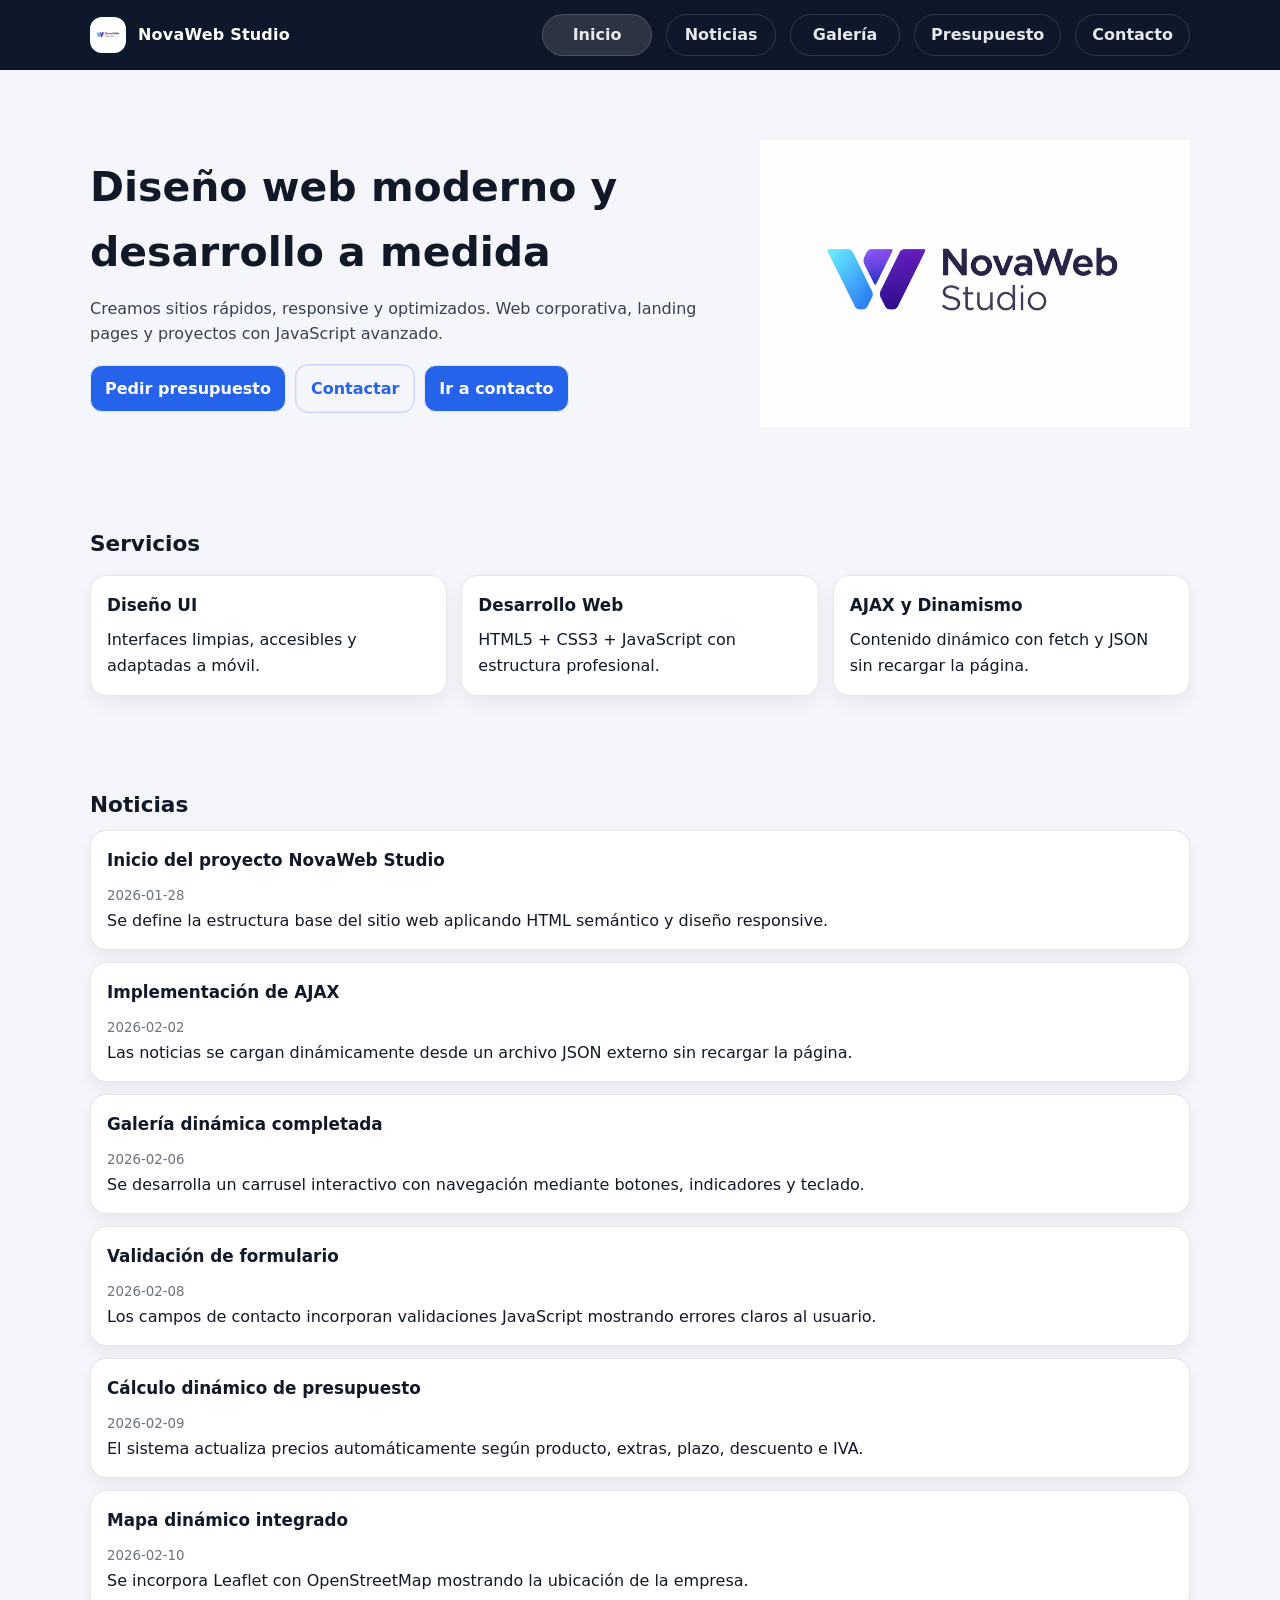
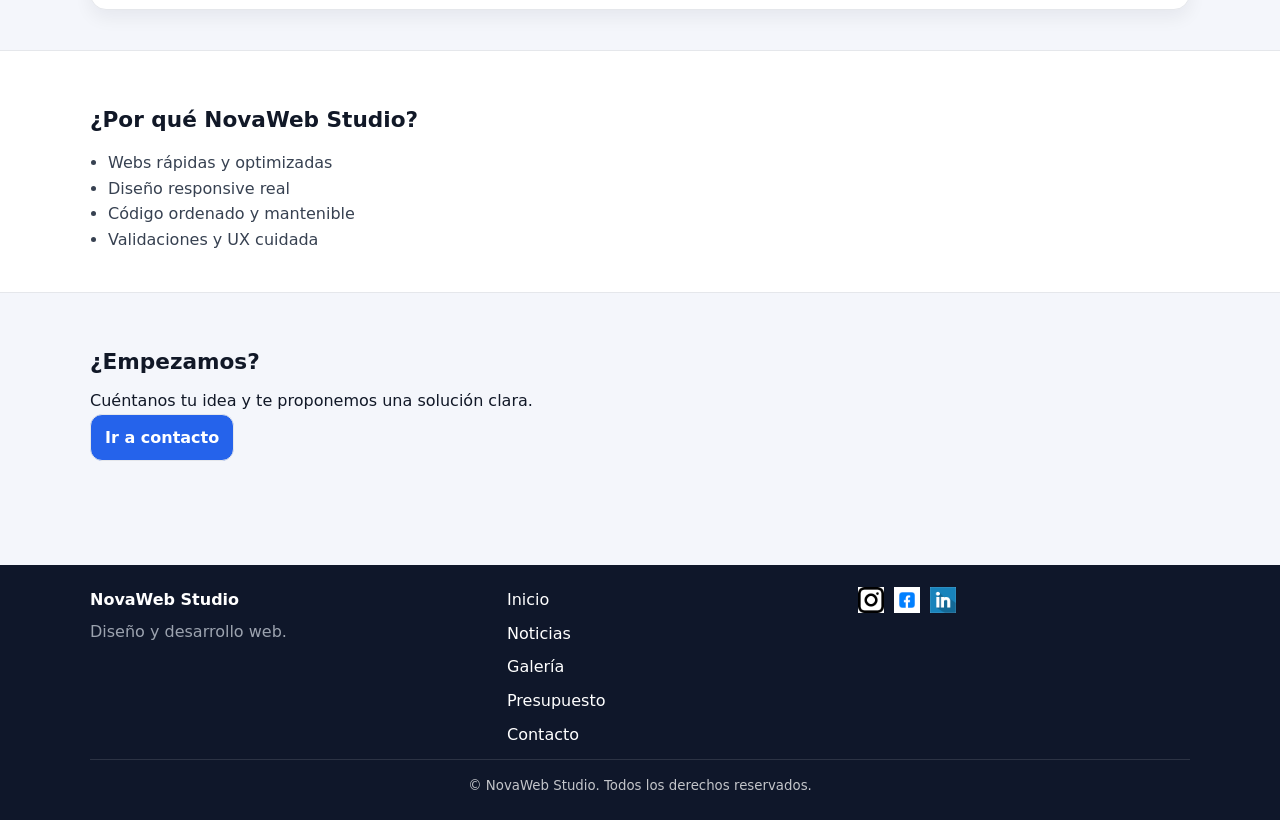
<file: index.html>
<!DOCTYPE html>
<html lang="es">
<head>
  <meta charset="UTF-8">
  <meta name="viewport" content="width=device-width, initial-scale=1.0">
  <title>NovaWeb Studio | Inicio</title>
  <meta name="description" content="NovaWeb Studio: diseño web moderno, desarrollo y soluciones digitales." />
  <link rel="stylesheet" href="assets/css/styles.css" />
</head>

<body>
  <header class="site-header">
    <div class="container header-inner">
      <a class="brand" href="index.html" aria-label="Ir al inicio">
  <img src="assets/img/logo.png" alt="Logo NovaWeb Studio">
  <span class="brand__name">NovaWeb Studio</span>
</a>


      <nav class="nav" aria-label="Navegación principal">
        <ul class="nav__list">
          <li><a class="nav__link is-active" href="index.html">Inicio</a></li>
          <li><a class="nav__link" href="views/noticias.html">Noticias</a></li>
          <li><a class="nav__link" href="views/galeria.html">Galería</a></li>
          <li><a class="nav__link" href="views/presupuesto.html">Presupuesto</a></li>
          <li><a class="nav__link" href="views/contacto.html">Contacto</a></li>
        </ul>
      </nav>

      <button class="nav-toggle" type="button" aria-label="Abrir menú" aria-expanded="false">
        ☰
      </button>
    </div>
  </header>

  <main>
    <section class="hero">
      <div class="container hero-inner">
        <div class="hero-text">
          <h1>Diseño web moderno y desarrollo a medida</h1>
          <p>
            Creamos sitios rápidos, responsive y optimizados. Web corporativa, landing pages y proyectos con JavaScript avanzado.
          </p>
          <div class="hero-actions">
            <a class="btn" href="views/presupuesto.html">Pedir presupuesto</a>
            <a class="btn btn--ghost" href="views/contacto.html">Contactar</a>
            <a class="btn" href="views/contacto.html">Ir a contacto</a>
          </div>
        </div>

        <div class="hero-media" aria-hidden="true">
          <img src="assets/img/logo.png" alt="" />
        </div>
      </div>
    </section>

    <section class="section">
      <div class="container">
        <h2>Servicios</h2>

        <div class="grid-cards">
          <article class="card">
            <h3>Diseño UI</h3>
            <p>Interfaces limpias, accesibles y adaptadas a móvil.</p>
          </article>

          <article class="card">
            <h3>Desarrollo Web</h3>
            <p>HTML5 + CSS3 + JavaScript con estructura profesional.</p>
          </article>

          <article class="card">
            <h3>AJAX y Dinamismo</h3>
            <p>Contenido dinámico con fetch y JSON sin recargar la página.</p>
          </article>
        </div>
      </div>
    </section>

    <!-- NOTICIAS DINÁMICAS (obligatorio del PDF) -->
    <section class="section" id="noticias">
      <div class="container">
        <h2>Noticias</h2>
        <p id="newsStatus" class="status">—</p>
        <div id="newsList" class="news"></div>
      </div>
    </section>

    <section class="section section--alt">
      <div class="container">
        <h2>¿Por qué NovaWeb Studio?</h2>
        <ul class="bullets">
          <li>Webs rápidas y optimizadas</li>
          <li>Diseño responsive real</li>
          <li>Código ordenado y mantenible</li>
          <li>Validaciones y UX cuidada</li>
        </ul>
      </div>
    </section>

    <section class="section">
      <div class="container cta">
        <h2>¿Empezamos?</h2>
        <p>Cuéntanos tu idea y te proponemos una solución clara.</p>
        <a class="btn" href="views/contacto.html">Ir a contacto</a>
      </div>
    </section>
  </main>

  <footer class="site-footer">
    <div class="container footer-inner">
      <div>
        <strong>NovaWeb Studio</strong>
        <p class="muted">Diseño y desarrollo web.</p>
      </div>

      <div class="footer-links">
        <a href="index.html">Inicio</a>
        <a href="views/noticias.html">Noticias</a>
        <a href="views/galeria.html">Galería</a>
        <a href="views/presupuesto.html">Presupuesto</a>
        <a href="views/contacto.html">Contacto</a>
      </div>

      <div class="footer-social">
        <a href="#" aria-label="Instagram"><img src="assets/img/instagram.png" alt="" /></a>
        <a href="#" aria-label="Facebook"><img src="assets/img/facebook.png" alt="" /></a>
        <a href="#" aria-label="LinkedIn"><img src="assets/img/linkedin.png" alt="" /></a>
      </div>
    </div>

    <div class="container footer-bottom">
      <small>© <span id="year"></span> NovaWeb Studio. Todos los derechos reservados.</small>
    </div>
  </footer>

  <script src="assets/js/main.js" defer></script>
</body>
</html>
</file>
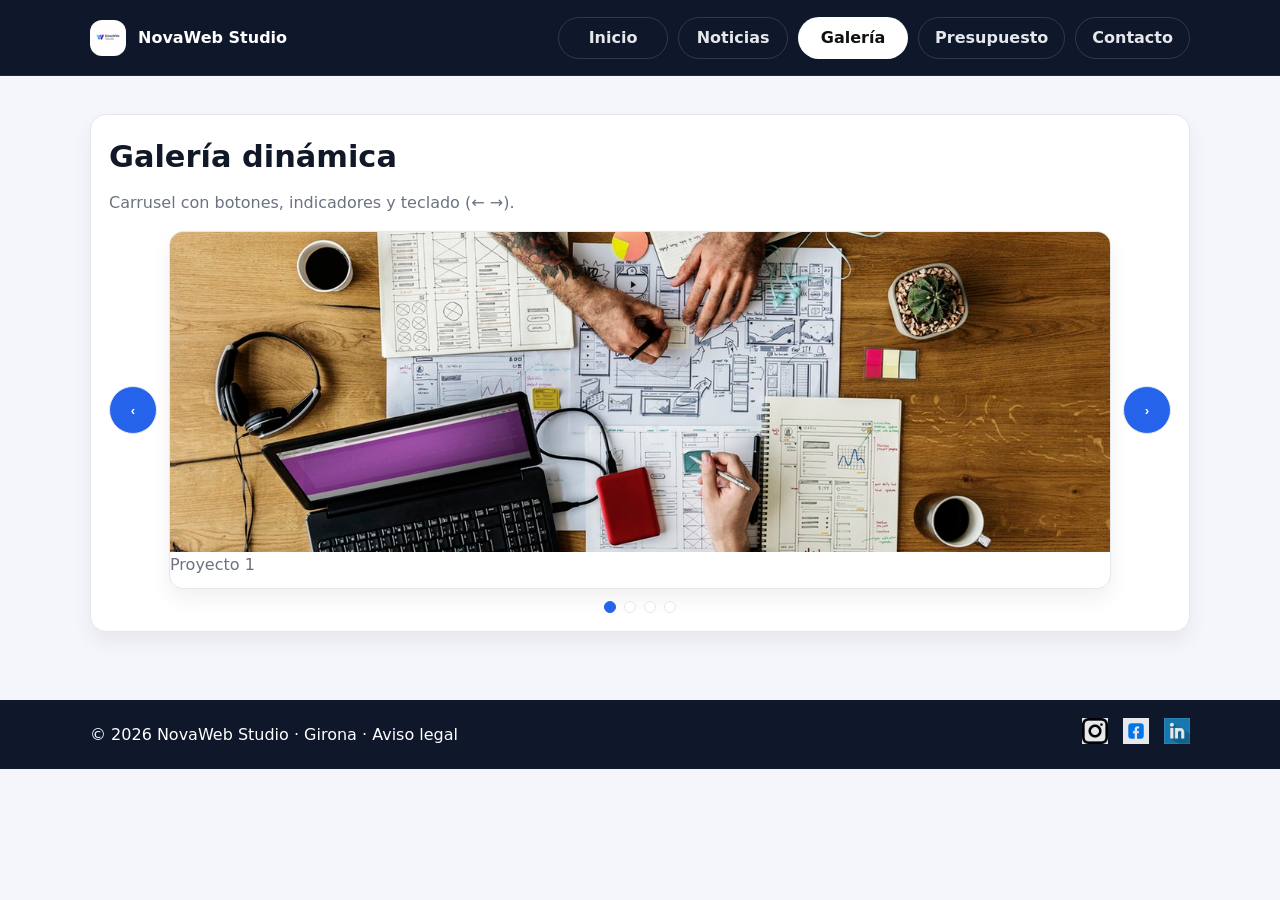
<file: views/galeria.html>
<!DOCTYPE html>
<html lang="es">
<head>
  <meta charset="UTF-8" />
  <meta name="viewport" content="width=device-width, initial-scale=1" />
  <title>NovaWeb Studio | Galería</title>

  <link rel="stylesheet" href="../assets/css/styles.css" />
  <script defer src="../assets/js/main.js"></script>
</head>

<body>

<header class="topbar">
  <div class="container navbar">
    <a class="brand" href="../index.html" aria-label="Ir al inicio">
      <img src="../assets/img/logo.png" alt="Logo NovaWeb Studio">
      <span>NovaWeb Studio</span>
    </a>

    <nav class="nav" aria-label="Navegación principal">
      <a href="../index.html">Inicio</a>
      <a href="noticias.html">Noticias</a>
      <a class="active" href="galeria.html">Galería</a>
      <a href="presupuesto.html">Presupuesto</a>
      <a href="contacto.html">Contacto</a>
    </nav>
  </div>
</header>

<main class="container">

  <section class="panel">
    <h1>Galería dinámica</h1>
    <p class="small">Carrusel con botones, indicadores y teclado (← →).</p>
      <div class="carousel">
  
  <button class="btn btn-prev" type="button" aria-label="Anterior">‹</button>

  <figure class="carousel-frame">
    <img id="carouselImg" src="../assets/img/galeria1.jpg" alt="Imagen 1 de la galería">
    <figcaption id="carouselCaption" class="small">Proyecto 1</figcaption>
  </figure>

  <button class="btn btn-next" type="button" aria-label="Siguiente">›</button>

</div>

<div class="dots" id="carouselDots"></div>

  </section>

</main>

<footer class="footer">
  <div class="container footer-row">
    <p>© 2026 NovaWeb Studio · Girona · <a href="#">Aviso legal</a></p>

    <p class="social">
      <a href="#" aria-label="Instagram"><img src="../assets/img/instagram.png" alt=""></a>
      <a href="#" aria-label="Facebook"><img src="../assets/img/facebook.png" alt=""></a>
      <a href="#" aria-label="LinkedIn"><img src="../assets/img/linkedin.png" alt=""></a>
    </p>
  </div>
</footer>
<script>
  document.addEventListener("DOMContentLoaded", () => {
    const prev = document.querySelector(".btn-prev");
    const next = document.querySelector(".btn-next");
    console.log("Test botones:", { prev: !!prev, next: !!next });

    prev?.addEventListener("click", () => console.log("CLICK prev ✅"));
    next?.addEventListener("click", () => console.log("CLICK next ✅"));
  });
</script>


</body>
</html>
</file>
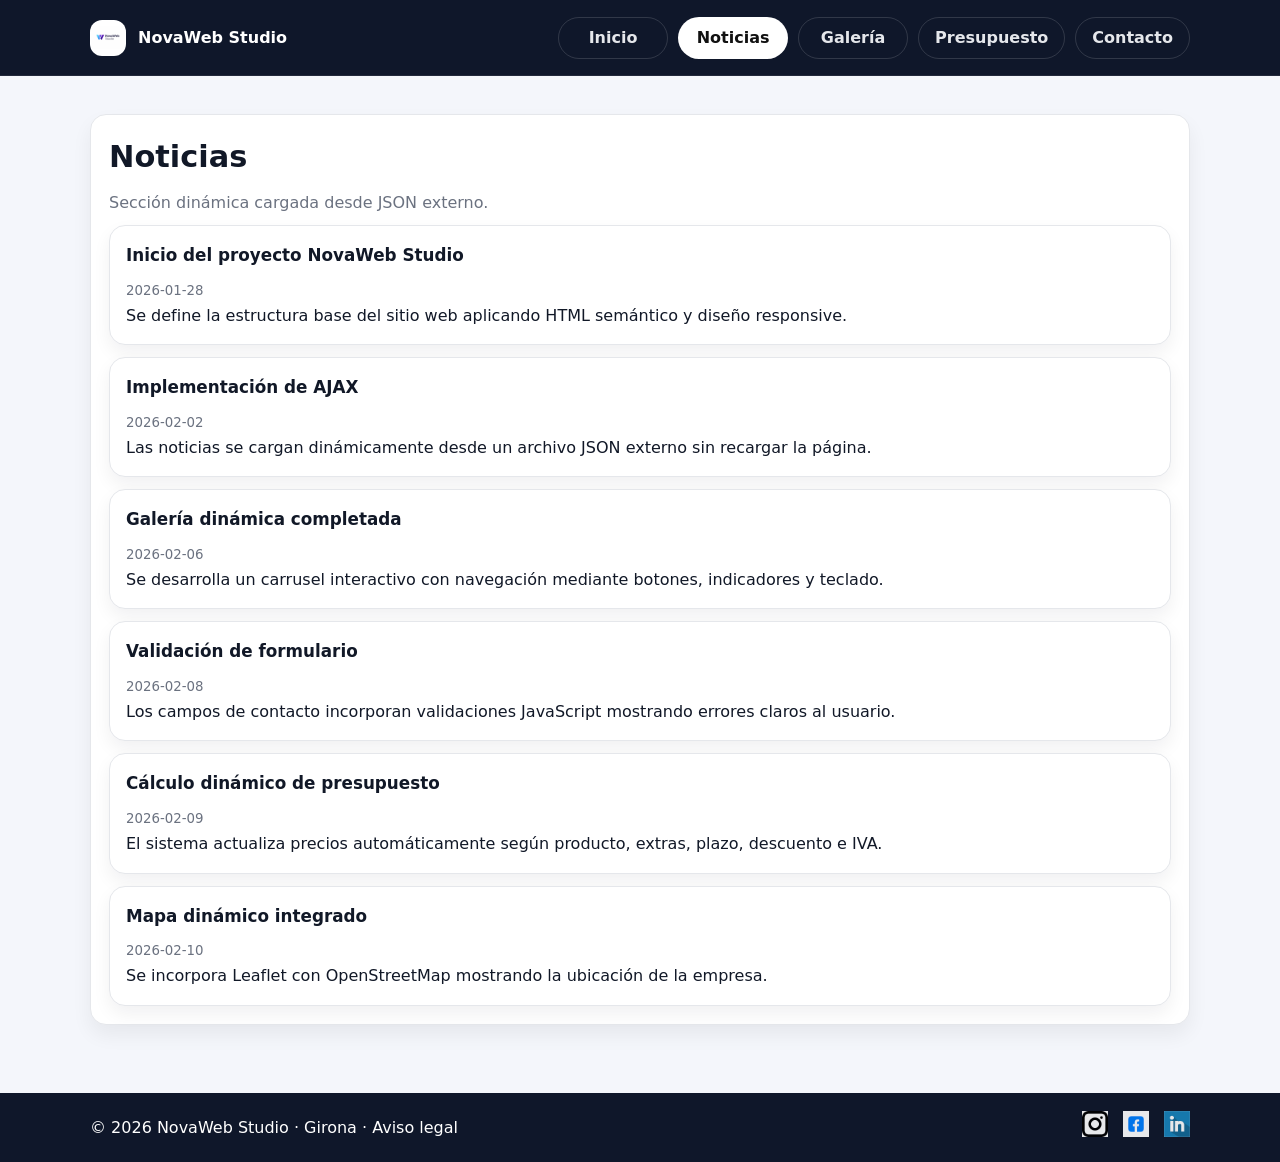
<file: views/noticias.html>
<!DOCTYPE html>
<html lang="es">
<head>
  <meta charset="UTF-8" />
  <meta name="viewport" content="width=device-width, initial-scale=1" />
  <title>NovaWeb Studio | Noticias</title>
  <meta name="description" content="Noticias y novedades de NovaWeb Studio cargadas dinámicamente." />

  <link rel="stylesheet" href="../assets/css/styles.css" />
  <script defer src="../assets/js/main.js"></script>
</head>

<body>

<header class="topbar">
  <div class="container navbar">
    <a class="brand" href="../index.html" aria-label="Ir al inicio">
      <img src="../assets/img/logo.png" alt="Logo NovaWeb Studio">
      <span>NovaWeb Studio</span>
    </a>

    <nav class="nav" aria-label="Navegación principal">
      <a href="../index.html">Inicio</a>
      <a class="active" href="noticias.html">Noticias</a>
      <a href="galeria.html">Galería</a>
      <a href="presupuesto.html">Presupuesto</a>
      <a href="contacto.html">Contacto</a>
    </nav>
  </div>
</header>

<main class="container">
  <section class="panel">
    <h1>Noticias</h1>
    <p class="small">Sección dinámica cargada desde JSON externo.</p>

    <p id="newsStatus" class="status">—</p>
    <div id="newsList" class="news"></div>
  </section>
</main>

<footer class="footer">
  <div class="container footer-row">
    <p>© 2026 NovaWeb Studio · Girona · <a href="#">Aviso legal</a></p>

    <p class="social">
      <a href="#" aria-label="Instagram"><img src="../assets/img/instagram.png" alt=""></a>
      <a href="#" aria-label="Facebook"><img src="../assets/img/facebook.png" alt=""></a>
      <a href="#" aria-label="LinkedIn"><img src="../assets/img/linkedin.png" alt=""></a>
    </p>
  </div>
</footer>

</body>
</html>
</file>
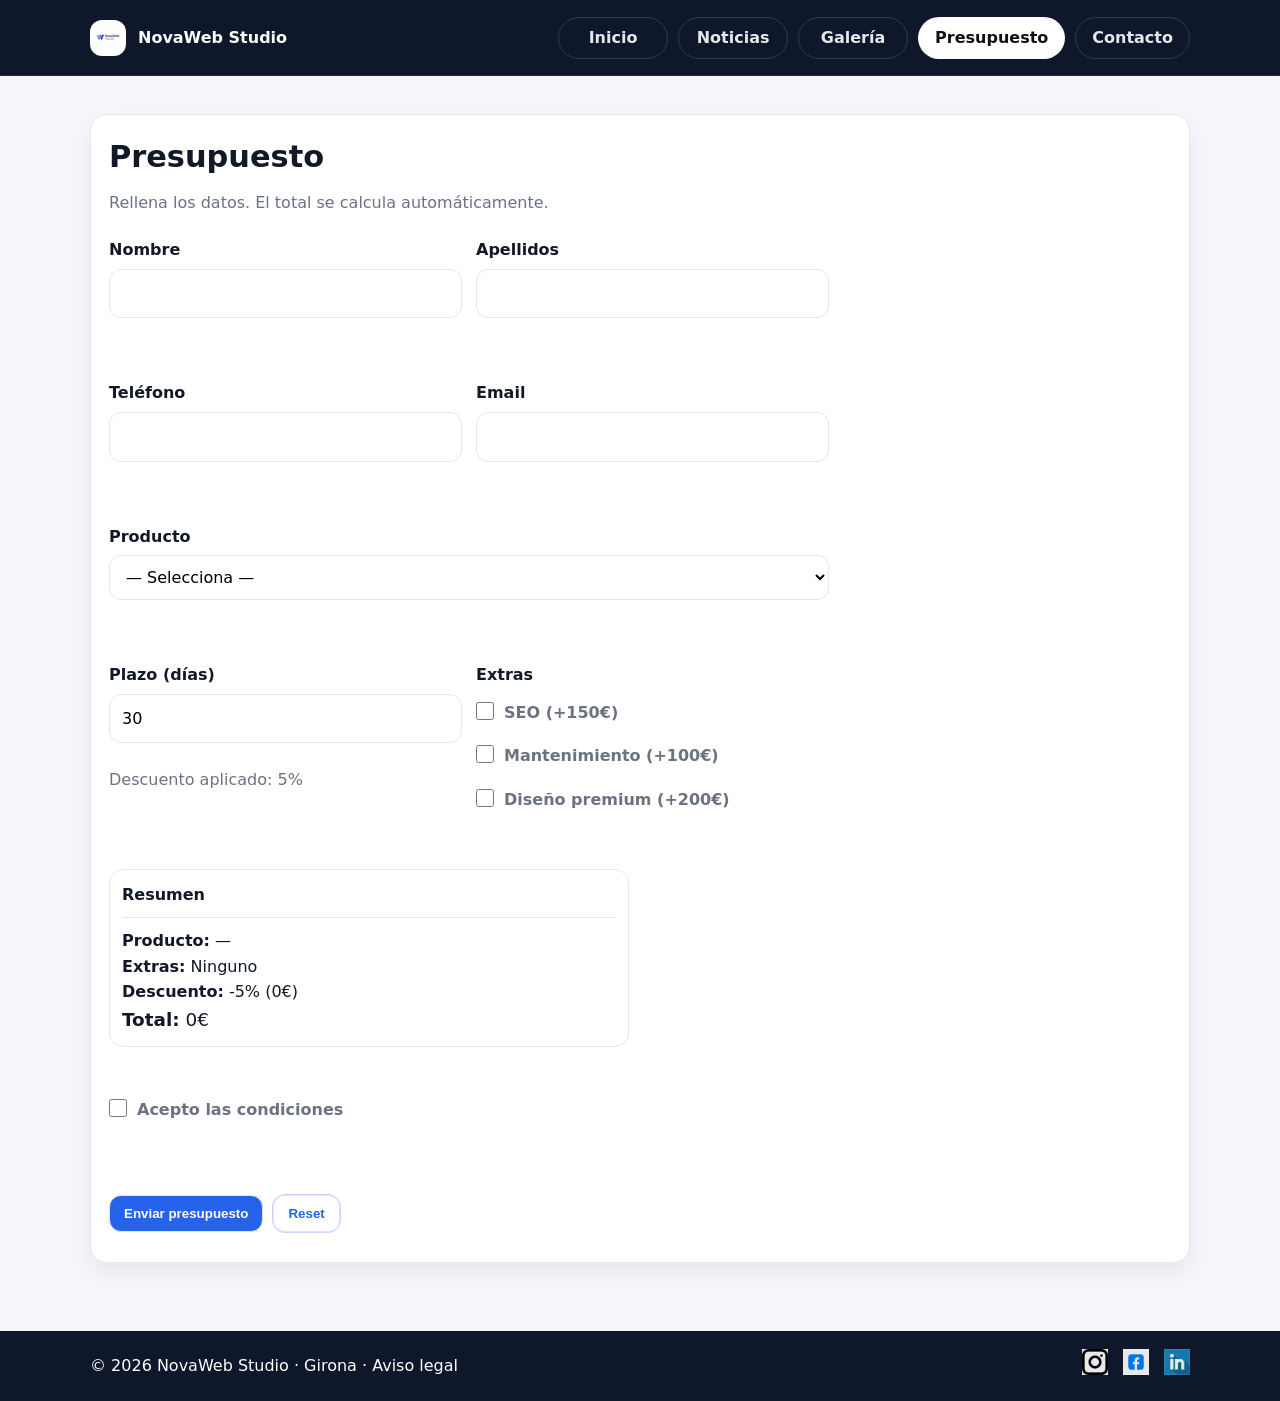
<file: views/presupuesto.html>
<!DOCTYPE html>
<html lang="es">
<head>
  <meta charset="UTF-8">
  <meta name="viewport" content="width=device-width, initial-scale=1">
  <title>NovaWeb Studio | Presupuesto</title>

  <link rel="stylesheet" href="../assets/css/styles.css">
  <script defer src="../assets/js/main.js"></script>
</head>

<body>

<header class="topbar">
  <div class="container navbar">
    <a class="brand" href="../index.html" aria-label="Ir al inicio">
      <img src="../assets/img/logo.png" alt="Logo NovaWeb Studio">
      <span>NovaWeb Studio</span>
    </a>

    <nav class="nav" aria-label="Navegación principal">
      <a href="../index.html">Inicio</a>
      <a href="noticias.html">Noticias</a>
      <a href="galeria.html">Galería</a>
      <a class="active" href="presupuesto.html">Presupuesto</a>
      <a href="contacto.html">Contacto</a>
    </nav>
  </div>
</header>

<main class="container">
  <section class="panel">
    <h1>Presupuesto</h1>
    <p class="small">Rellena los datos. El total se calcula automáticamente.</p>

    <form id="formPresupuesto" class="form" novalidate>

      <!-- CONTACTO -->
      <div class="field">
        <label for="nombre">Nombre</label>
        <input id="nombre" name="nombre" type="text" autocomplete="given-name">
        <small id="errNombre" class="error"></small>
      </div>

      <div class="field">
        <label for="apellidos">Apellidos</label>
        <input id="apellidos" name="apellidos" type="text" autocomplete="family-name">
        <small id="errApellidos" class="error"></small>
      </div>

      <div class="field">
        <label for="telefono">Teléfono</label>
        <input id="telefono" name="telefono" type="tel" inputmode="numeric" autocomplete="tel">
        <small id="errTelefono" class="error"></small>
      </div>

      <div class="field">
        <label for="email">Email</label>
        <input id="email" name="email" type="email" autocomplete="email">
        <small id="errEmail" class="error"></small>
      </div>

      <!-- PRESUPUESTO -->
      <div class="field full">
        <label for="producto">Producto</label>
        <select id="producto" name="producto">
          <option value="">— Selecciona —</option>
          <option value="web-corporativa">Web corporativa (500€)</option>
          <option value="landing">Landing (350€)</option>
          <option value="ecommerce">E-commerce (900€)</option>
        </select>
        <small id="errProducto" class="error"></small>
      </div>

      <div class="field">
        <label for="plazo">Plazo (días)</label>
        <input id="plazo" name="plazo" type="number" min="1" step="1" value="30">
        <small id="errPlazo" class="error"></small>
        <p id="infoDescuento" class="small">Descuento: —</p>
      </div>

      <div class="field">
        <label>Extras</label>

        <div class="checkline">
          <input id="extraSeo" type="checkbox">
          <label for="extraSeo">SEO (+150€)</label>
        </div>

        <div class="checkline">
          <input id="extraMantenimiento" type="checkbox">
          <label for="extraMantenimiento">Mantenimiento (+100€)</label>
        </div>

        <div class="checkline">
          <input id="extraDiseno" type="checkbox">
          <label for="extraDiseno">Diseño premium (+200€)</label>
        </div>
      </div>

      <!-- RESUMEN -->
      <div class="field full">
        <div class="result" aria-live="polite">
          <strong>Resumen</strong>
          <hr>
          <p><strong>Producto:</strong> <span id="resProducto">—</span></p>
          <p><strong>Extras:</strong> <span id="resExtras">—</span></p>
          <p><strong>Descuento:</strong> <span id="resDescuento">—</span></p>
          <p class="total"><strong>Total:</strong> <span id="resTotal">0€</span></p>
        </div>
      </div>

      <!-- CONDICIONES -->
      <div class="field full">
        <div class="checkline">
          <input id="condiciones" type="checkbox">
          <label for="condiciones">Acepto las condiciones</label>
        </div>
        <small id="errCondiciones" class="error"></small>
      </div>

      <!-- BOTONES (ENVIAR / RESET) -->
      <div class="field full actions">
        <button class="btn" type="submit">Enviar presupuesto</button>
        <button class="btn btn--ghost" type="reset">Reset</button>
        <span id="msgPresupuesto" class="small" aria-live="polite"></span>
      </div>

    </form>
  </section>
</main>

<footer class="footer">
  <div class="container footer-row">
    <p>© 2026 NovaWeb Studio · Girona · <a href="#">Aviso legal</a></p>

    <p class="social">
      <a href="#" aria-label="Instagram"><img src="../assets/img/instagram.png" alt=""></a>
      <a href="#" aria-label="Facebook"><img src="../assets/img/facebook.png" alt=""></a>
      <a href="#" aria-label="LinkedIn"><img src="../assets/img/linkedin.png" alt=""></a>
    </p>
  </div>
</footer>

</body>
</html>
</file>
<file: assets/css/styles.css>
/* =========================
   ESTILOS - TRABAJO JS AVANZADO
   Diseño consistente + navegación correcta + footer completo
========================= */

* { box-sizing: border-box; margin: 0; padding: 0; }
img { max-width: 100%; display: block; }

:root{
  --bg:#f4f6fb;
  --text:#111827;
  --muted:#6b7280;
  --dark:#0f172a;
  --light:#ffffff;
  --border:#e5e7eb;
  --brand:#2563eb;
  --danger:#b00020;
  --radius:16px;
}

body{
  font-family: system-ui, -apple-system, Segoe UI, Roboto, Arial, sans-serif;
  background: var(--bg);
  color: var(--text);
  line-height: 1.6;
}

/* =========================
   BASE
========================= */
a{ color: inherit; text-decoration: none; }

.container{
  width: min(1200px, 92%);
  margin: 0 auto;
}

main{ padding: 22px 0 34px; }

.section{
  padding: 4rem 1.5rem;
}

.panel{
  background: var(--light);
  border: 1px solid var(--border);
  border-radius: var(--radius);
  padding: 18px;
  margin: 16px 0;
  box-shadow: 0 10px 20px rgba(0,0,0,.06);
}

h1{ font-size: 1.9rem; margin-bottom: 8px; }
h2{ font-size: 1.35rem; margin: 12px 0 8px; }
h3{ font-size: 1.05rem; margin-bottom: 6px; }

.small{ color: var(--muted); margin-bottom: 10px; }
.status{ color: var(--muted); margin: 8px 0; }

.grid-3{
  display:grid;
  grid-template-columns: repeat(3, 1fr);
  gap: 14px;
}

.card{
  border: 1px solid var(--border);
  border-radius: 14px;
  padding: 14px;
  background: var(--light);
}

.card small{ color: var(--muted); }

/* =========================
   HEADER / NAV (TU SISTEMA REAL)
========================= */
.topbar{
  position: sticky;
  top: 0;
  z-index: 999;
  background: var(--dark);
  border-bottom: 1px solid rgba(255,255,255,.08);

  /* estabilidad visual */
  min-height: 76px;
  display: flex;
  align-items: center;
}

.navbar{
  display:flex;
  align-items:center;
  justify-content:space-between;
  gap: 16px;
  padding: 14px 0;
  width: 100%;
}

.brand{
  display:flex;
  align-items:center;
  gap: 12px;
  text-decoration:none;
  color: var(--light);
  font-weight: 800;
}

.brand img{
  width: 36px;
  height: 36px;
  border-radius: 12px;
  object-fit: contain;
  flex: 0 0 36px;
  border: 1px solid rgba(255,255,255,.15);
  background: #fff;
}

.nav{
  display:flex;
  align-items:center;
  gap: 10px;
  margin-left: auto;
  flex-wrap: nowrap;
  white-space: nowrap;
}

.nav a{
  display: inline-flex;
  align-items: center;
  justify-content: center;
  min-width: 110px;
  height: 42px;
  padding: 0 16px;
  border-radius: 999px;
  border: 1px solid rgba(255,255,255,.14); /* reservado siempre */
  text-decoration:none;
  color: #e5e7eb;
  font-weight: 700;
  box-sizing: border-box;
}

.nav a:hover{ border-color: rgba(37,99,235,.7); }

.nav a.active{
  background: #fff;
  color: #111;
  border-color: transparent; /* no engorda */
  box-shadow: 0 0 0 2px rgba(255,255,255,.25) inset;
}

/* Responsive header */
@media (max-width: 900px){
  .navbar{ flex-direction: column; align-items:flex-start; }
  .grid-3{ grid-template-columns: 1fr; }
}

/* =========================
   NOTICIAS
========================= */
.news{
  display:grid;
  gap: 12px;
}

/* =========================
   GALERÍA GRID (CUADRADA Y ALINEADA)
========================= */
#galeria .galeria-grid{
  display: grid;
  grid-template-columns: repeat(auto-fill, minmax(250px, 1fr));
  gap: 1.5rem;
}
#galeria .galeria-grid img{
  width: 100%;
  aspect-ratio: 4 / 3;
  object-fit: cover;
  border-radius: var(--radius);
}

/* =========================
   CARRUSEL (UNA SOLA VERSIÓN - CORRECTA)
========================= */
.panel.container { overflow: hidden; }

.panel.container .carousel{
  width: 100%;
  display: grid;
  grid-template-columns: 48px 1fr 48px;
  align-items: center;
  gap: 12px;
  margin-top: 14px;
}

.carousel-figure{
  margin: 0;
  width: 100%;
  border: 1px solid var(--border);
  border-radius: 14px;
  overflow: hidden;
  background: var(--light);
  box-shadow: 0 10px 20px rgba(0,0,0,.06);
}

#carouselImg{
  width: 100%;
  height: 320px;
  object-fit: cover;
  display: block;
}

.carousel-btn{
  width: 48px;
  height: 48px;
  border-radius: 999px;
  border: 1px solid var(--border);
  background: #fff;
  cursor: pointer;
  font-weight: 800;
  display: grid;
  place-items: center;
}

.carousel-btn:hover{ border-color: rgba(37,99,235,.5); }

#carouselDots{
  display:flex;
  gap: 8px;
  justify-content:center;
  margin-top: 12px;
}

#carouselDots .dot{
  width: 12px;
  height: 12px;
  border-radius: 999px;
  border: 1px solid var(--border);
  background: #fff;
  cursor: pointer;
}

#carouselDots .dot.active{
  background: var(--brand);
  border-color: var(--brand);
}

@media (max-width: 900px){
  #carouselImg{ height: 260px; }
  .panel.container .carousel{ grid-template-columns: 44px 1fr 44px; }
  .carousel-btn{ width: 44px; height: 44px; }
}

/* Botones genéricos */
.btn{
  padding: 10px 14px;
  border-radius: 12px;
  border: 1px solid var(--border);
  background: #fff;
  cursor:pointer;
  font-weight: 800;
}
.btn:hover{ border-color: rgba(37,99,235,.5); }

/* =========================
   PRESUPUESTO (TU SISTEMA: .form / .field)
========================= */
.form{
  max-width: 720px;
}

/* opcional: 2 columnas en escritorio */
@media (min-width: 900px){
  .form{
    display:grid;
    grid-template-columns: 1fr 1fr;
    gap: 14px;
  }
  .form .field.full{ grid-column: 1 / -1; }
  .form .actions{ grid-column: 1 / -1; }
}

.field{ margin: 12px 0; }

label{ display:block; font-weight: 800; margin-bottom: 6px; }

input, textarea, select{
  width: 100%;
  padding: 11px 12px;
  border-radius: 12px;
  border: 1px solid var(--border);
  background: #fff;
  font: inherit;
}

textarea{ min-height: 120px; resize: vertical; }

input:focus, textarea:focus, select:focus{
  border-color: rgba(37,99,235,.45);
  box-shadow: 0 0 0 3px rgba(37,99,235,.15);
  outline: none;
}

.checkline{
  display:flex;
  gap: 10px;
  align-items:flex-start;
  margin: 12px 0;
  color: var(--muted);
}

.checkline input{
  width: 18px;
  height: 18px;
  margin-top: 2px;
}

.error{
  color: var(--danger);
  display:block;
  min-height: 18px;
  margin-top: 6px;
  font-size: .95rem;
}

.result{
  border: 1px solid var(--border);
  border-radius: 14px;
  padding: 12px;
  background: #fff;
  max-width: 520px;
}

.result hr{
  border:none;
  border-top: 1px solid var(--border);
  margin: 10px 0;
}

.total{ font-size: 1.15rem; }

.actions{
  display:flex;
  gap: 10px;
  flex-wrap: wrap;
  margin-top: 10px;
}

/* Inputs marcados inválidos desde JS */
[aria-invalid="true"]{
  border-color: var(--danger) !important;
  box-shadow: 0 0 0 3px rgba(176,0,32,.15);
}

/* =========================
   CONTACTO (Mapa)
========================= */
.contact-grid{
  display:grid;
  grid-template-columns: 1.2fr .8fr;
  gap: 14px;
  align-items:start;
}

@media (max-width: 900px){
  .contact-grid{ grid-template-columns: 1fr; }
}

.contact-box{
  border: 1px solid var(--border);
  border-radius: 14px;
  padding: 14px;
  background: #fff;
}

.map-wrap{
  border: 1px solid var(--border);
  border-radius: 14px;
  overflow:hidden;
  background:#fff;
}

#map{
  width: 100%;
  height: 360px;
}

/* por si usas iframe en vez de mapa JS */
.map-wrap iframe{
  width: 100%;
  height: 360px;
  display: block;
}

/* =========================
   FOOTER (TU SISTEMA)
========================= */
.footer{
  background: var(--dark);
  color: var(--light);
  padding: 18px 0;
  margin-top: 18px;
}

.footer-row{
  display:flex;
  gap: 14px;
  align-items:center;
  justify-content:space-between;
  flex-wrap: wrap;
}

.footer a{ color: var(--light); }

.social a{
  margin-left: 10px;
  text-decoration:none;
  opacity: .9;
}
.social a:hover{ opacity: 1; text-decoration: underline; }

/* =========================
   EXTRAS (si los usas en tu HTML)
========================= */
.steps-grid{
  display:grid;
  grid-template-columns:repeat(auto-fit,minmax(220px,1fr));
  gap:14px;
  margin-top:12px;
}
.step{
  border:1px solid #e5e7eb;
  border-radius:14px;
  padding:14px;
  background:#fff;
  display:flex;
  gap:12px;
  align-items:flex-start;
}
.step-n{
  width:34px;
  height:34px;
  border-radius:10px;
  display:flex;
  align-items:center;
  justify-content:center;
  font-weight:700;
  background:#111827;
  color:#fff;
  flex:0 0 auto;
}
.step p{ margin:0; }

/* Accesibilidad: foco visible con teclado */
:focus-visible{
  outline: 3px solid rgba(37,99,235,.55);
  outline-offset: 3px;
  border-radius: 10px;
}
/* === Salvavidas Index === */
body { margin:0; font-family: system-ui, -apple-system, Segoe UI, Roboto, Arial; background:#f4f6fb; color:#111827; }
a { color: inherit; text-decoration: none; }
.container { width: min(1100px, 92%); margin: 0 auto; }

.site-header { background:#0f172a; color:#fff; position: sticky; top:0; z-index:10; }
.header-inner { display:flex; align-items:center; justify-content:space-between; padding:14px 0; gap:16px; }
.brand__name { font-weight:700; letter-spacing:.2px; }

.nav__list { list-style:none; display:flex; gap:14px; padding:0; margin:0; flex-wrap:wrap; }
.nav__link { padding:8px 10px; border-radius:10px; }
.nav__link:hover, .nav__link.is-active { background: rgba(255,255,255,.12); }

.hero { padding:48px 0; }
.hero-inner { display:grid; grid-template-columns: 1.2fr .8fr; gap:24px; align-items:center; }
.hero-text h1 { font-size: clamp(28px, 3.2vw, 44px); margin:0 0 10px; }
.hero-text p { margin:0 0 18px; color:#374151; }

.btn { display:inline-block; padding:10px 14px; border-radius:12px; background:#2563eb; color:#fff; font-weight:600; }
.btn--ghost { background:transparent; color:#2563eb; outline: 1px solid #c7d2fe; }
.hero-actions { display:flex; gap:10px; flex-wrap:wrap; }

.section { padding:40px 0; }
.section--alt { background:#fff; border-top:1px solid #e5e7eb; border-bottom:1px solid #e5e7eb; }
.grid-cards { display:grid; grid-template-columns: repeat(3, 1fr); gap:14px; margin-top:14px; }
.card { background:#fff; border:1px solid #e5e7eb; border-radius:16px; padding:16px; box-shadow: 0 8px 18px rgba(15,23,42,.06); }
.card h3 { margin:0 0 8px; }

.bullets { margin: 12px 0 0; padding-left: 18px; color:#374151; }
.muted { color:#9ca3af; margin:6px 0 0; }

.site-footer { background:#0f172a; color:#fff; padding:22px 0; margin-top:30px; }
.footer-inner { display:grid; grid-template-columns: 1.2fr 1fr 1fr; gap:18px; align-items:start; }
.footer-links { display:flex; flex-direction:column; gap:8px; }
.footer-social { display:flex; gap:10px; align-items:center; }
.footer-social img { width:26px; height:26px; object-fit:contain; }
.footer-bottom { margin-top:12px; border-top: 1px solid rgba(255,255,255,.12); padding-top:12px; text-align:center; color: rgba(255,255,255,.75); }

.nav-toggle { display:none; }

@media (max-width: 860px){
  .hero-inner { grid-template-columns: 1fr; }
  .grid-cards { grid-template-columns: 1fr; }
  .footer-inner { grid-template-columns: 1fr; }
}
/* ===== FIX CARRUSEL GALERÍA ===== */

.carousel{
  display:grid;
  grid-template-columns: 48px 1fr 48px;
  align-items:center;
  gap:12px;
  margin-top:16px;
}

.carousel-frame{
  border: 1px solid var(--border);
  border-radius: 14px;
  overflow:hidden;
  background:#fff;
  box-shadow: 0 10px 20px rgba(0,0,0,.06);
}

.carousel-frame img{
  width:100%;
  height:320px;
  object-fit:cover;
}

.btn-prev, .btn-next{
  width:48px;
  height:48px;
  border-radius:999px;
  display:grid;
  place-items:center;
}
/* FIX: Iconos redes (footer) */
.social img{
  width: 26px;
  height: 26px;
  object-fit: contain;
  display: inline-block;
}
html { scroll-behavior: smooth; }
.site-header .brand{
  display:flex;
  align-items:center;
  gap:12px;
  color:#fff;
  font-weight:800;
}

.site-header .brand img{
  width:36px;
  height:36px;
  border-radius:12px;
  object-fit:contain;
  background:#fff;
  border:1px solid rgba(255,255,255,.15);
}
</file>
